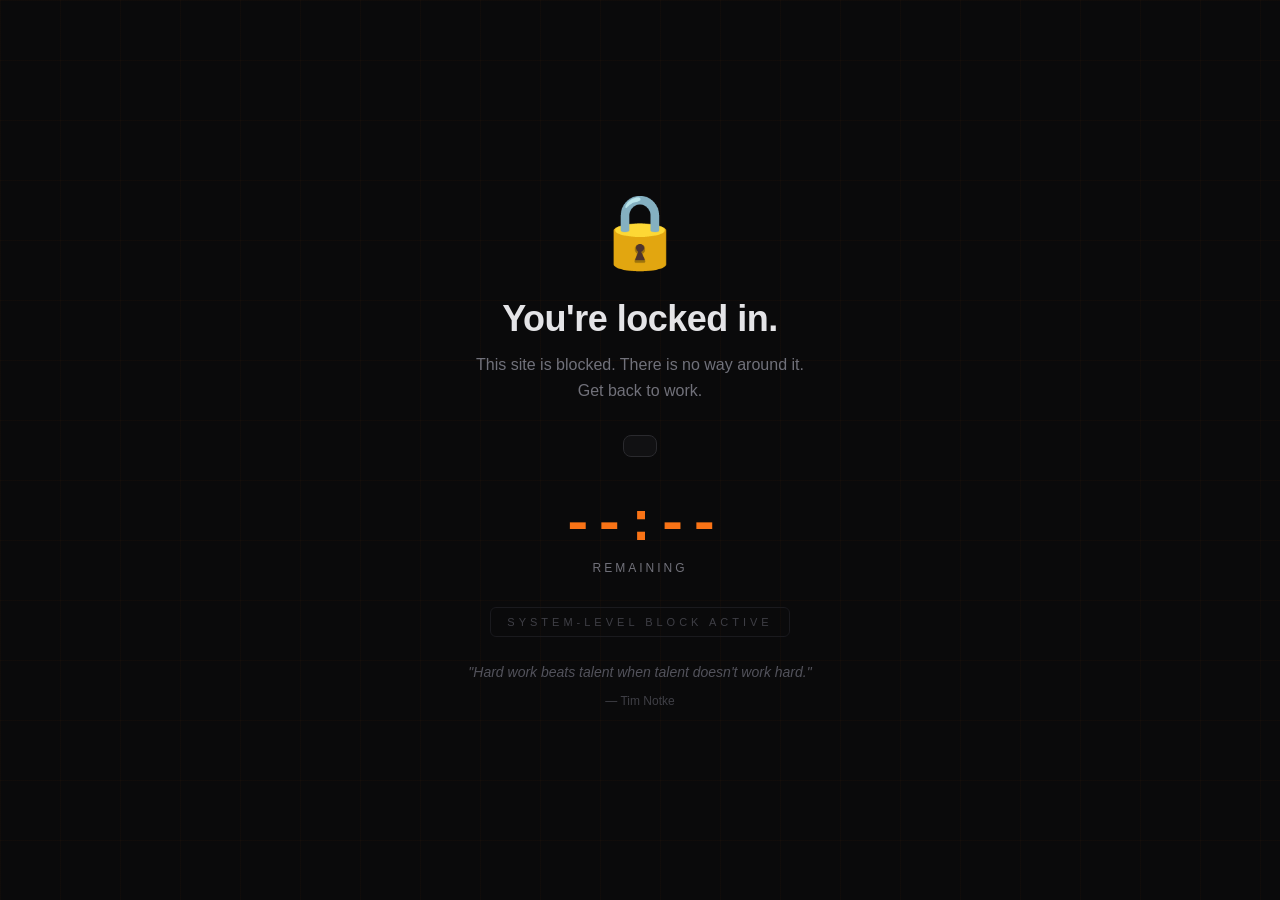
<file: extension/blocked.html>
<!DOCTYPE html>
<html lang="en">
<head>
  <meta charset="UTF-8">
  <meta name="viewport" content="width=device-width, initial-scale=1.0">
  <title>Blocked - Lock In</title>
  <style>
    *, *::before, *::after { margin: 0; padding: 0; box-sizing: border-box; }

    body {
      font-family: 'Segoe UI', -apple-system, sans-serif;
      background: #0a0a0b;
      color: #e4e4e7;
      min-height: 100vh;
      display: flex;
      align-items: center;
      justify-content: center;
      text-align: center;
      overflow: hidden;
      user-select: none;
    }

    body::before {
      content: '';
      position: fixed;
      inset: 0;
      background-image:
        linear-gradient(rgba(249,115,22,0.03) 1px, transparent 1px),
        linear-gradient(90deg, rgba(249,115,22,0.03) 1px, transparent 1px);
      background-size: 60px 60px;
      animation: gridMove 20s linear infinite;
    }

    @keyframes gridMove {
      0% { transform: translate(0, 0); }
      100% { transform: translate(60px, 60px); }
    }

    .container {
      position: relative;
      z-index: 1;
      max-width: 480px;
      padding: 40px;
    }

    .lock-icon {
      font-size: 72px;
      margin-bottom: 24px;
      display: inline-block;
      animation: shake 0.5s ease-in-out;
    }

    @keyframes shake {
      0%, 100% { transform: rotate(0); }
      25% { transform: rotate(-10deg); }
      75% { transform: rotate(10deg); }
    }

    @keyframes pulse {
      0%, 100% { opacity: 1; }
      50% { opacity: 0.6; }
    }

    h1 {
      font-size: 36px;
      font-weight: 800;
      margin-bottom: 12px;
      letter-spacing: -0.5px;
    }

    .message {
      font-size: 16px;
      color: #71717a;
      line-height: 1.6;
      margin-bottom: 32px;
    }

    .blocked-url {
      font-size: 13px;
      color: #71717a;
      background: #111113;
      border: 1px solid #2a2a2e;
      padding: 10px 16px;
      border-radius: 8px;
      margin-bottom: 32px;
      word-break: break-all;
      display: inline-block;
      max-width: 100%;
    }

    .timer-container {
      margin-bottom: 32px;
    }

    .timer {
      font-family: 'Courier New', monospace;
      font-size: 56px;
      font-weight: 700;
      color: #f97316;
      letter-spacing: -2px;
      animation: pulse 3s ease-in-out infinite;
    }

    .timer-label {
      font-size: 12px;
      color: #71717a;
      text-transform: uppercase;
      letter-spacing: 3px;
      margin-top: 4px;
    }

    .fortified {
      font-size: 11px;
      color: #3f3f46;
      text-transform: uppercase;
      letter-spacing: 4px;
      margin-bottom: 24px;
      padding: 8px 16px;
      border: 1px solid #1a1a1e;
      border-radius: 6px;
      display: inline-block;
    }

    .quotes {
      font-size: 14px;
      color: #52525b;
      font-style: italic;
      line-height: 1.6;
    }

    .quote-attr {
      font-style: normal;
      color: #3f3f46;
      margin-top: 8px;
      font-size: 12px;
    }
  </style>
</head>
<body>

  <div class="container">
    <div class="lock-icon">&#128274;</div>
    <h1>You're locked in.</h1>
    <p class="message">This site is blocked. There is no way around it.<br>Get back to work.</p>

    <div class="blocked-url" id="blockedUrl"></div>

    <div class="timer-container">
      <div class="timer" id="timer">--:--</div>
      <div class="timer-label">remaining</div>
    </div>

    <div class="fortified">System-level block active</div>

    <div class="quotes" id="quote"></div>
  </div>

  <script>
    const quotes = [
      { text: "The successful warrior is the average man, with laser-like focus.", attr: "Bruce Lee" },
      { text: "It's not that I'm so smart, it's just that I stay with problems longer.", attr: "Albert Einstein" },
      { text: "Discipline is choosing between what you want now and what you want most.", attr: "Abraham Lincoln" },
      { text: "You will never always be motivated. You have to learn to be disciplined.", attr: "" },
      { text: "The secret of getting ahead is getting started.", attr: "Mark Twain" },
      { text: "Focus on being productive instead of busy.", attr: "Tim Ferriss" },
      { text: "Lock in. The work won't do itself.", attr: "" },
      { text: "Your future self will thank you.", attr: "" },
      { text: "Hard work beats talent when talent doesn't work hard.", attr: "Tim Notke" },
      { text: "Don't watch the clock; do what it does. Keep going.", attr: "Sam Levenson" },
      { text: "The pain of discipline is nothing like the pain of disappointment.", attr: "" },
      { text: "What you do today can improve all your tomorrows.", attr: "Ralph Marston" },
      { text: "Small disciplines repeated with consistency every day lead to great achievements gained slowly over time.", attr: "John C. Maxwell" },
    ];

    // Show blocked URL
    const params = new URLSearchParams(window.location.search);
    const url = params.get('url');
    if (url) {
      try {
        document.getElementById('blockedUrl').textContent = new URL(url).hostname;
      } catch {
        document.getElementById('blockedUrl').textContent = url;
      }
    }

    // Random quote
    const q = quotes[Math.floor(Math.random() * quotes.length)];
    document.getElementById('quote').innerHTML =
      `"${q.text}"${q.attr ? `<div class="quote-attr">\u2014 ${q.attr}</div>` : ''}`;

    // Timer
    const timerEl = document.getElementById('timer');

    function updateTimer() {
      chrome.runtime.sendMessage({ type: 'GET_STATUS' }, (res) => {
        if (!res || !res.active) {
          timerEl.textContent = '00:00';
          // Session ended — redirect back after a moment
          setTimeout(() => {
            if (url) window.location.href = url;
          }, 1500);
          return;
        }
        const remaining = Math.ceil(res.remainingMs / 1000);
        const m = Math.floor(remaining / 60);
        const s = remaining % 60;
        timerEl.textContent = `${String(m).padStart(2, '0')}:${String(s).padStart(2, '0')}`;
      });
    }

    updateTimer();
    setInterval(updateTimer, 1000);

    // Prevent back navigation
    history.pushState(null, '', window.location.href);
    window.addEventListener('popstate', () => {
      history.pushState(null, '', window.location.href);
    });

    // Prevent right-click and dev tools shortcuts
    document.addEventListener('contextmenu', e => e.preventDefault());
    document.addEventListener('keydown', e => {
      // Block F12, Ctrl+Shift+I, Ctrl+Shift+J, Ctrl+U
      if (e.key === 'F12' ||
          (e.ctrlKey && e.shiftKey && (e.key === 'I' || e.key === 'J')) ||
          (e.ctrlKey && e.key === 'u')) {
        e.preventDefault();
      }
    });
  </script>
</body>
</html>
</file>
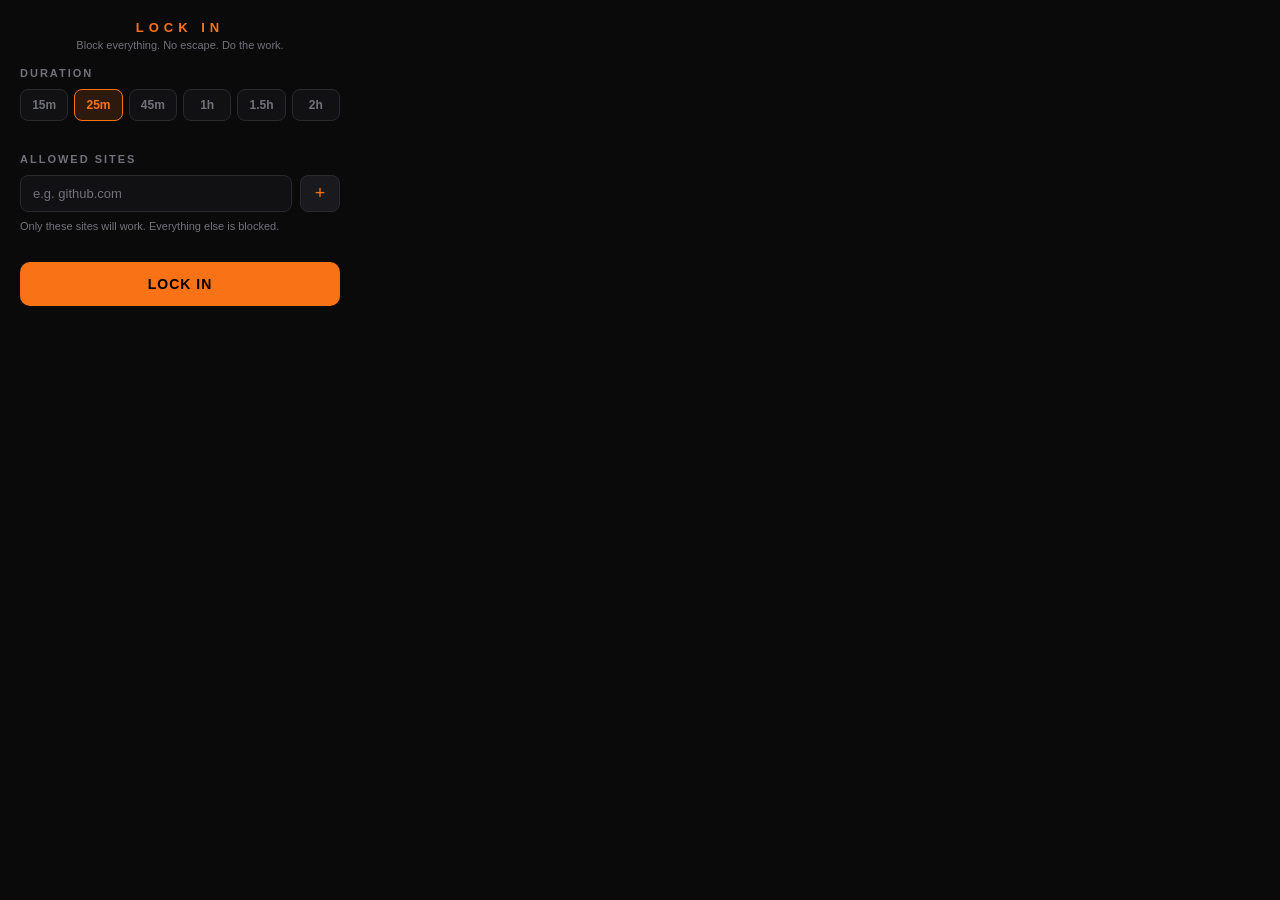
<file: extension/popup.html>
<!DOCTYPE html>
<html lang="en">
<head>
  <meta charset="UTF-8">
  <style>
    *, *::before, *::after { margin: 0; padding: 0; box-sizing: border-box; }

    :root {
      --bg: #0a0a0b;
      --surface: #111113;
      --surface-2: #1a1a1e;
      --border: #2a2a2e;
      --text: #e4e4e7;
      --text-dim: #71717a;
      --accent: #f97316;
      --accent-glow: rgba(249, 115, 22, 0.15);
      --green: #22c55e;
    }

    body {
      font-family: 'Segoe UI', -apple-system, sans-serif;
      background: var(--bg);
      color: var(--text);
      width: 360px;
      min-height: 200px;
    }

    .view { display: none; }
    .view.active { display: block; }

    .header {
      padding: 20px 20px 0;
      text-align: center;
    }

    .logo {
      font-size: 13px;
      font-weight: 800;
      letter-spacing: 5px;
      text-transform: uppercase;
      color: var(--accent);
    }

    .tagline {
      font-size: 11px;
      color: var(--text-dim);
      margin-top: 4px;
    }

    .section {
      padding: 16px 20px;
    }

    .section-label {
      font-size: 11px;
      font-weight: 600;
      color: var(--text-dim);
      text-transform: uppercase;
      letter-spacing: 2px;
      margin-bottom: 10px;
    }

    .duration-row {
      display: flex;
      gap: 6px;
    }

    .dur-btn {
      flex: 1;
      background: var(--surface);
      border: 1px solid var(--border);
      color: var(--text-dim);
      font-size: 12px;
      font-weight: 600;
      padding: 8px 0;
      border-radius: 8px;
      cursor: pointer;
      transition: all 0.15s;
      font-family: inherit;
    }

    .dur-btn:hover { border-color: var(--accent); color: var(--text); }
    .dur-btn.active { background: var(--accent-glow); border-color: var(--accent); color: var(--accent); }

    .sites-input-row {
      display: flex;
      gap: 8px;
    }

    .site-input {
      flex: 1;
      background: var(--surface);
      border: 1px solid var(--border);
      color: var(--text);
      font-size: 13px;
      padding: 10px 12px;
      border-radius: 8px;
      outline: none;
      font-family: inherit;
    }

    .site-input::placeholder { color: var(--text-dim); }
    .site-input:focus { border-color: var(--accent); }

    .add-btn {
      background: var(--surface-2);
      border: 1px solid var(--border);
      color: var(--accent);
      font-size: 18px;
      width: 40px;
      border-radius: 8px;
      cursor: pointer;
      font-family: inherit;
      transition: all 0.15s;
    }

    .add-btn:hover { border-color: var(--accent); background: var(--accent-glow); }

    .sites-list {
      display: flex;
      flex-wrap: wrap;
      gap: 6px;
      margin-top: 10px;
    }

    .site-tag {
      display: flex;
      align-items: center;
      gap: 6px;
      background: var(--surface);
      border: 1px solid var(--border);
      padding: 6px 10px;
      border-radius: 6px;
      font-size: 12px;
    }

    .site-tag-remove {
      background: none;
      border: none;
      color: var(--text-dim);
      cursor: pointer;
      font-size: 14px;
      line-height: 1;
      padding: 0;
    }

    .site-tag-remove:hover { color: #ef4444; }

    .hint {
      font-size: 11px;
      color: var(--text-dim);
      margin-top: 8px;
    }

    .lockin-btn {
      width: calc(100% - 40px);
      margin: 4px 20px 20px;
      padding: 14px;
      background: var(--accent);
      color: #000;
      border: none;
      border-radius: 10px;
      font-size: 14px;
      font-weight: 700;
      cursor: pointer;
      font-family: inherit;
      letter-spacing: 1px;
      transition: all 0.15s;
    }

    .lockin-btn:hover { filter: brightness(1.1); }
    .lockin-btn:disabled { opacity: 0.4; cursor: not-allowed; }

    /* ---- Active View ---- */
    .active-view {
      text-align: center;
      padding: 24px 20px;
    }

    .timer-big {
      font-size: 52px;
      font-weight: 700;
      font-family: 'Courier New', monospace;
      letter-spacing: -2px;
      margin: 16px 0 4px;
    }

    .active-label {
      font-size: 12px;
      color: var(--accent);
      text-transform: uppercase;
      letter-spacing: 3px;
      font-weight: 600;
    }

    .allowed-list {
      margin: 20px 0;
      text-align: left;
    }

    .allowed-list-title {
      font-size: 11px;
      color: var(--text-dim);
      text-transform: uppercase;
      letter-spacing: 2px;
      margin-bottom: 8px;
    }

    .allowed-item {
      padding: 8px 12px;
      background: var(--surface);
      border: 1px solid var(--border);
      border-radius: 6px;
      font-size: 13px;
      margin-bottom: 4px;
      display: flex;
      align-items: center;
      gap: 8px;
    }

    .allowed-dot {
      width: 6px;
      height: 6px;
      border-radius: 50%;
      background: var(--green);
      flex-shrink: 0;
    }

    .no-escape {
      margin-top: 20px;
      font-size: 11px;
      color: var(--text-dim);
      padding: 10px;
      background: var(--surface);
      border: 1px solid var(--border);
      border-radius: 8px;
      line-height: 1.5;
    }

    .progress-bar {
      width: 100%;
      height: 3px;
      background: var(--surface-2);
      border-radius: 2px;
      margin-top: 16px;
      overflow: hidden;
    }

    .progress-fill {
      height: 100%;
      background: var(--accent);
      border-radius: 2px;
      transition: width 1s linear;
    }
  </style>
</head>
<body>

  <!-- SETUP VIEW -->
  <div class="view active" id="setupView">
    <div class="header">
      <div class="logo">Lock In</div>
      <div class="tagline">Block everything. No escape. Do the work.</div>
    </div>

    <div class="section">
      <div class="section-label">Duration</div>
      <div class="duration-row">
        <button class="dur-btn" data-min="15">15m</button>
        <button class="dur-btn active" data-min="25">25m</button>
        <button class="dur-btn" data-min="45">45m</button>
        <button class="dur-btn" data-min="60">1h</button>
        <button class="dur-btn" data-min="90">1.5h</button>
        <button class="dur-btn" data-min="120">2h</button>
      </div>
    </div>

    <div class="section">
      <div class="section-label">Allowed Sites</div>
      <div class="sites-input-row">
        <input type="text" class="site-input" id="siteInput" placeholder="e.g. github.com">
        <button class="add-btn" id="addSiteBtn">+</button>
      </div>
      <div class="hint">Only these sites will work. Everything else is blocked.</div>
      <div class="sites-list" id="sitesList"></div>
    </div>

    <button class="lockin-btn" id="lockinBtn">LOCK IN</button>
  </div>

  <!-- ACTIVE VIEW (no end button) -->
  <div class="view" id="activeView">
    <div class="active-view">
      <div class="active-label">Locked In</div>
      <div class="timer-big" id="timerDisplay">25:00</div>
      <div class="progress-bar">
        <div class="progress-fill" id="progressFill" style="width: 0%"></div>
      </div>

      <div class="allowed-list">
        <div class="allowed-list-title">Allowed Sites</div>
        <div id="activeAllowedList"></div>
      </div>

      <div class="no-escape">
        No way out. Session ends when the timer hits zero.
        System-level blocking is active across all browsers.
      </div>
    </div>
  </div>

  <script src="popup.js"></script>
</body>
</html>
</file>
